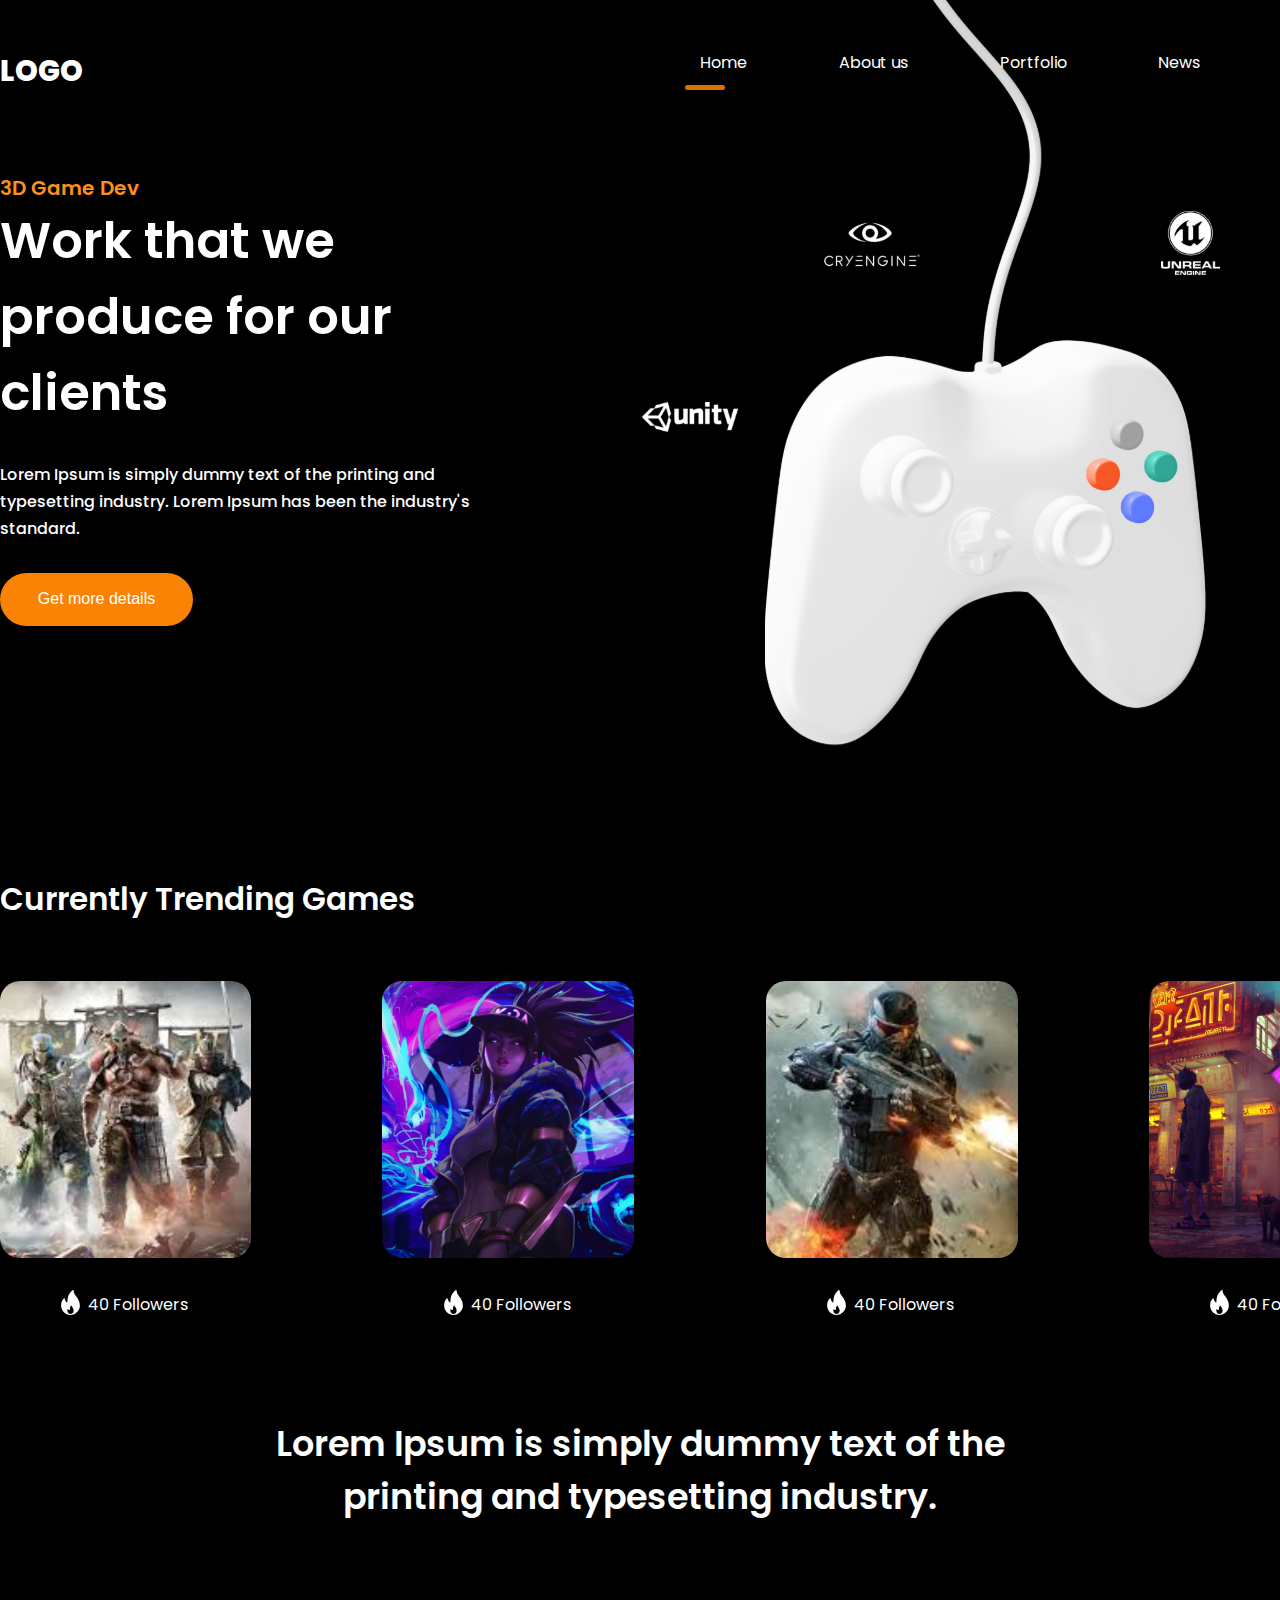
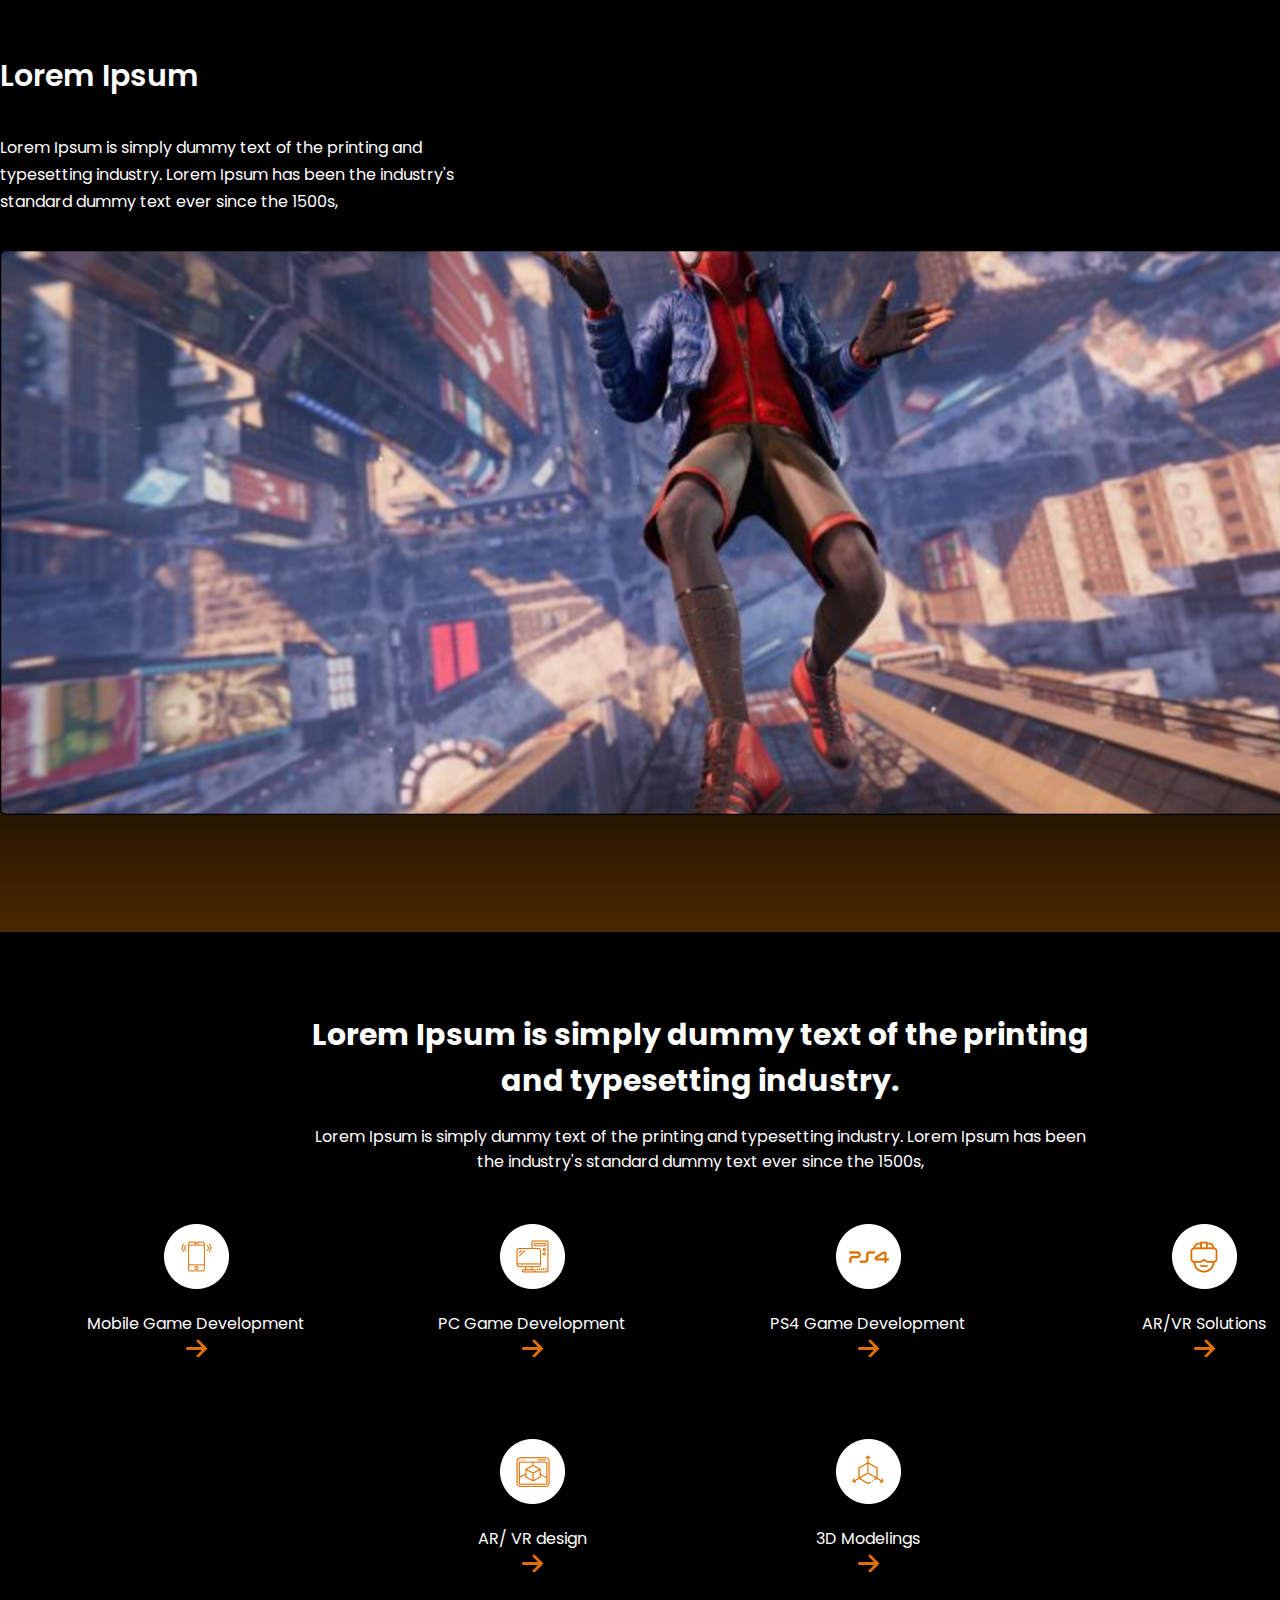
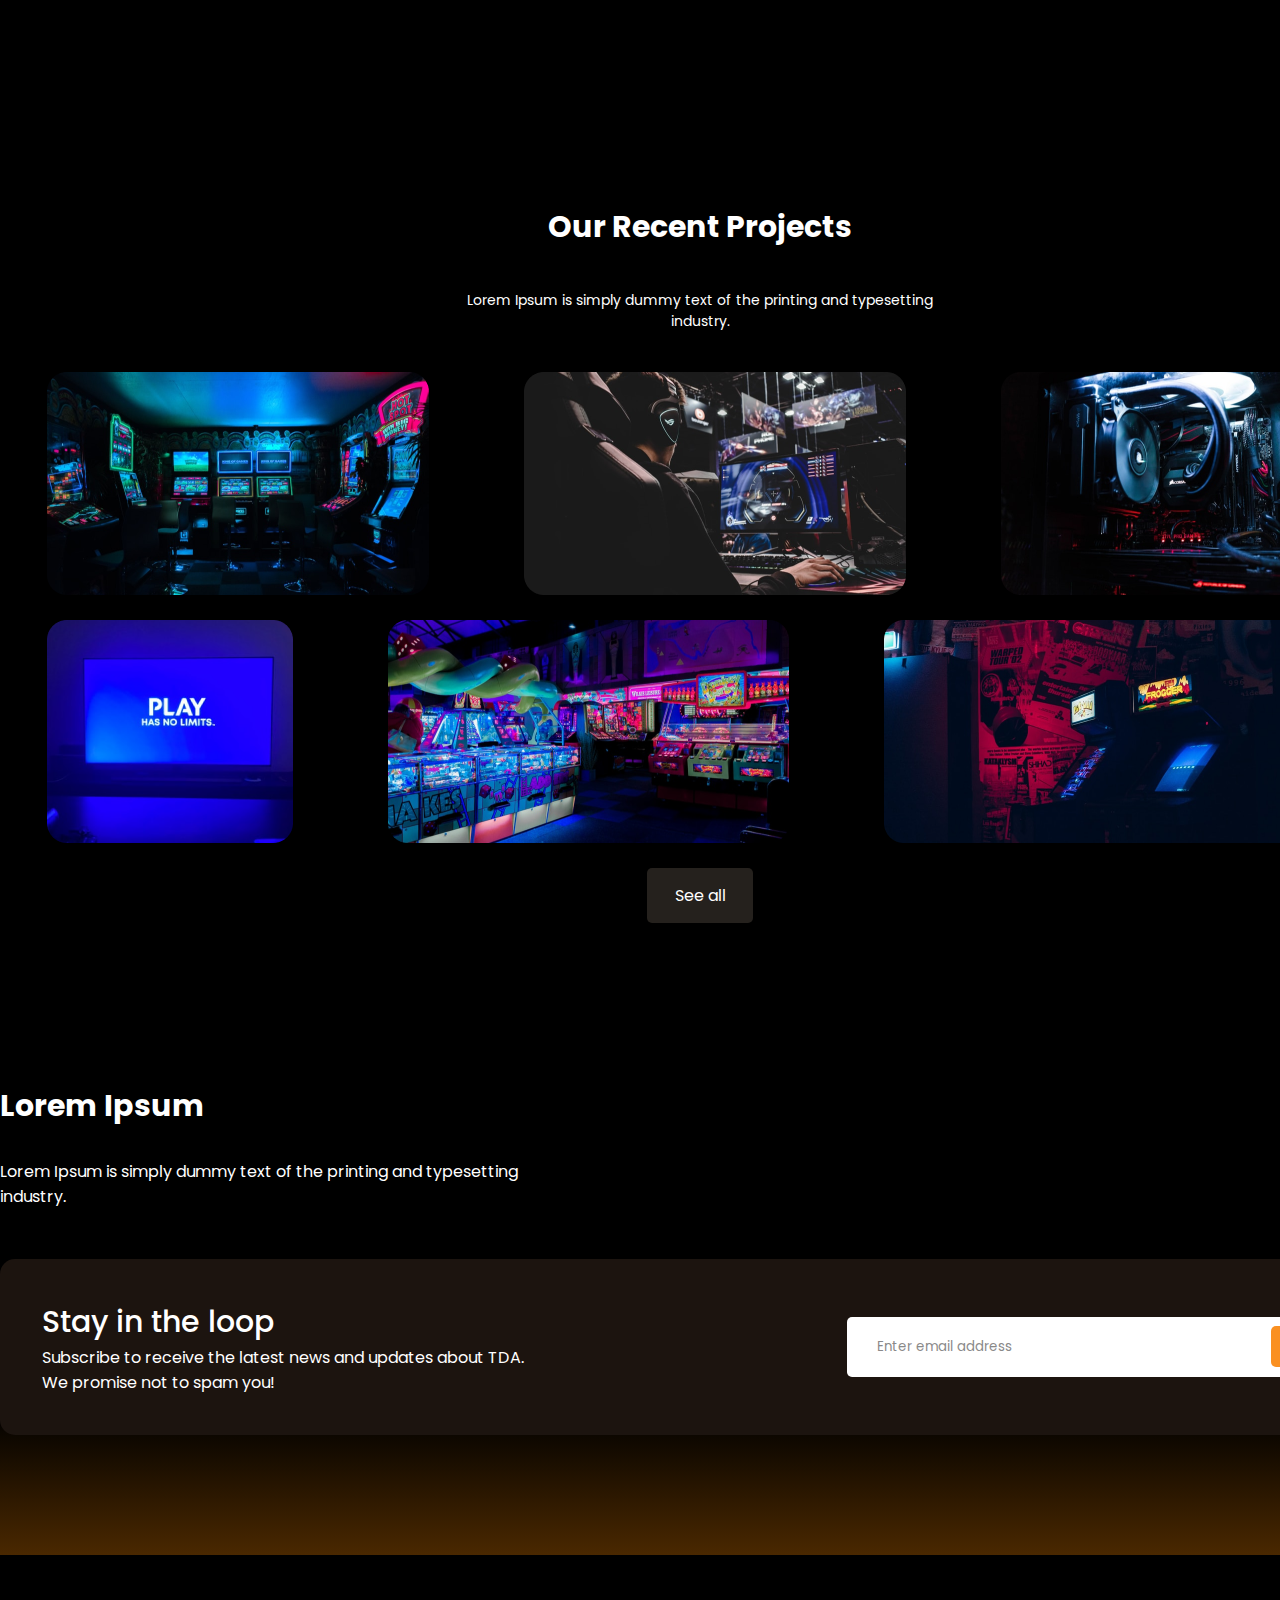
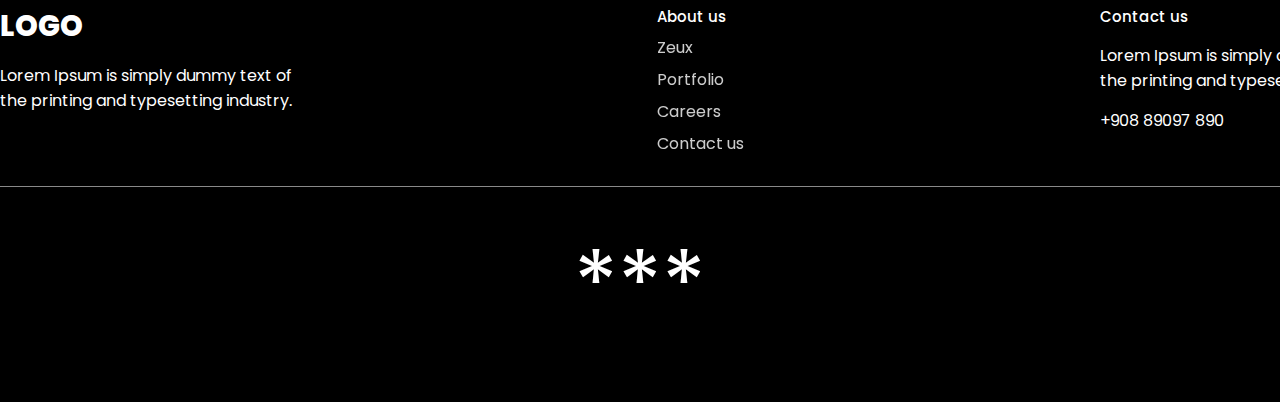
<file: index.html>
<!DOCTYPE html>
<html lang="en">
<head>
    <meta charset="UTF-8">
    <meta name="viewport" content="width=device-width, initial-scale=1.0">
    <title>Game WebSite</title>
    <link rel="stylesheet" href="main.css">
</head>
<body>
    <div class="wrapper">

    <header class="container">
        <span class="logo">
            logo
        </span>
        <nav>   
            <ul>
                <li class="active"> <a href="/index.html"> Home </a> </li>
                <li> <a href="/about.html"> About us </a>   </li>
                <li> <a href="#"> Portfolio </a>   </li>
                <li> <a href="#"> News </a>   </li>
                <li class="btn"> <a href="/contacts.html"> Contacts </a>   </li>
            </ul>
        </nav>
    </header>
    <div class="hero container">
        <div class="hero-info">
            <h2> 3D Game Dev </h2>
            <h1> Work that we produce for our clients</h1>
            <p>Lorem Ipsum is simply dummy text of the printing and typesetting industry. Lorem Ipsum has been the industry's standard.</p>
            <button class="btn">Get more details</button>
        </div>
        <img src="img/joystick.svg" alt="">
    </div>

    <div class="container tranding">
        <a href="#" class="see-all">See all</a>
        <h3>Currently Trending Games</h3>

        <div class="games">
            <div class="block">
                <img src="/img/game1.svg" alt="">
                <span><img src="/img/fire.svg" alt="">40 Followers</span>
            </div>
            <div class="block">
                <img src="/img/game2.svg" alt="">
                <span><img src="/img/fire.svg" alt="">40 Followers</span>
            </div>
            <div class="block">
                <img src="/img/game3.svg" alt="">
                <span><img src="/img/fire.svg" alt="">40 Followers</span>
            </div>
            <div class="block">
                <img src="/img/game4.svg" alt="">
                <span><img src="/img/fire.svg" alt="">40 Followers</span>
            </div>
        </div>
    </div>
    <div class="container big-text">
        <p>Lorem Ipsum is simply dummy text of the printing and typesetting industry.</p>
    </div>
    <div class="container banner">
        <h3>Lorem Ipsum</h3>
        <p>Lorem Ipsum is simply dummy text of the printing and typesetting industry. Lorem Ipsum has been the industry's standard dummy text ever since the 1500s,</p>
        <img src="img/spider.svg" alt="" class="spider">
    </div>
</div>
<div class="features">
    <div class="container">
        <h3>Lorem Ipsum is simply dummy text of the printing and typesetting industry.</h3>
        <p class="unwidth">Lorem Ipsum is simply dummy text of the printing and typesetting industry. Lorem Ipsum has been the industry's standard dummy text ever since the 1500s,</p>
        <div class="info">
            <div class="block">
                <img src="/img/feat1.png" alt="">
                <p>Mobile Game Development</p>
                <img src="img/arrow.png" alt="">
            </div>
            <div class="block">
                <img src="/img/feat2.png" alt="">
                <p>PC Game Development</p>
                <img src="img/arrow.png" alt="">
            </div>
            <div class="block">
                <img src="/img/feat3.png" alt="">
                <p> PS4 Game Development</p>
                <img src="img/arrow.png" alt="">
            </div>
            <div class="block">
                <img src="/img/feat4.png" alt="">
                <p>AR/VR Solutions</p>
                <img src="img/arrow.png" alt="">
            </div>
            <div class="block">
                <img src="/img/feat5.png" alt="">
                <p>AR/ VR design</p>
                <img src="img/arrow.png" alt="">
            </div>
            <div class="block">
                <img src="/img/feat6.png" alt="">
                <p>3D Modelings</p>
                <img src="img/arrow.png" alt="">
            </div>
        </div>
    </div>
</div>
<div class="wrapper">
    
    <div class="container projects">
        <h3>Our Recent Projects</h3>
        <p>Lorem Ipsum is simply dummy text of the printing and typesetting industry.</p>
        <div class="images">
            <img src="img/img1.png" alt="">
            <img src="img/img2.png" alt="">
            <img src="img/img3.png" alt="">
        </div>
        <div class="images">
            <img src="img/img4.png" alt="">
            <img src="img/img5.png" alt="">
            <img src="img/img6.png" alt="">
        </div>
        <a href="" class="see-all">See all</a>
    </div>
    <div class="container email">
        <h3>Lorem Ipsum</h3>
        <p class="emailp">Lorem Ipsum is simply dummy text of the printing and typesetting industry. </p>
        <div class="block">
            <div>
                <h4>Stay in the loop</h4>
                <p>Subscribe to receive the latest news and updates about TDA.
                    We promise not to spam you! </p>
            </div>
            <div>
                <input type="Email" id="emailField" placeholder="Enter email address">
                <button onclick="checkEmail()">Continue</button>
            </div>
        </div>
    </div>
</div>

<footer>
    <div class="blocks container">
        <div>
            <span class="logo">Logo</span>
            <p>Lorem Ipsum is simply dummy text of the printing and typesetting industry. </p>
        </div>
        <div>
            <h4>About us</h4>
            <ul>
                <li>Zeux</li>
                <li> Portfolio</li>
                    <li> Careers</li>
                        <li>Contact us</li>
            </ul>
        </div>
        <div>
            <h4>Contact us</h4>
            <p>Lorem Ipsum is simply dummy text of the printing and typesetting industry. </p>
            <p>+908 89097 890</p>
        </div>
    </div>
    <hr>
    <p>***</p>
</footer>

<script>
    function checkEmail() {
        let email = document.querySelector('#emailField').value;
        if(!email.includes('@')) alert('Нет символа @');
        else if (!email.includes('.')) alert('Нет символа .')
        else alert ('Всё отлично.')
    }
</script>
</body>
</html>
</file>
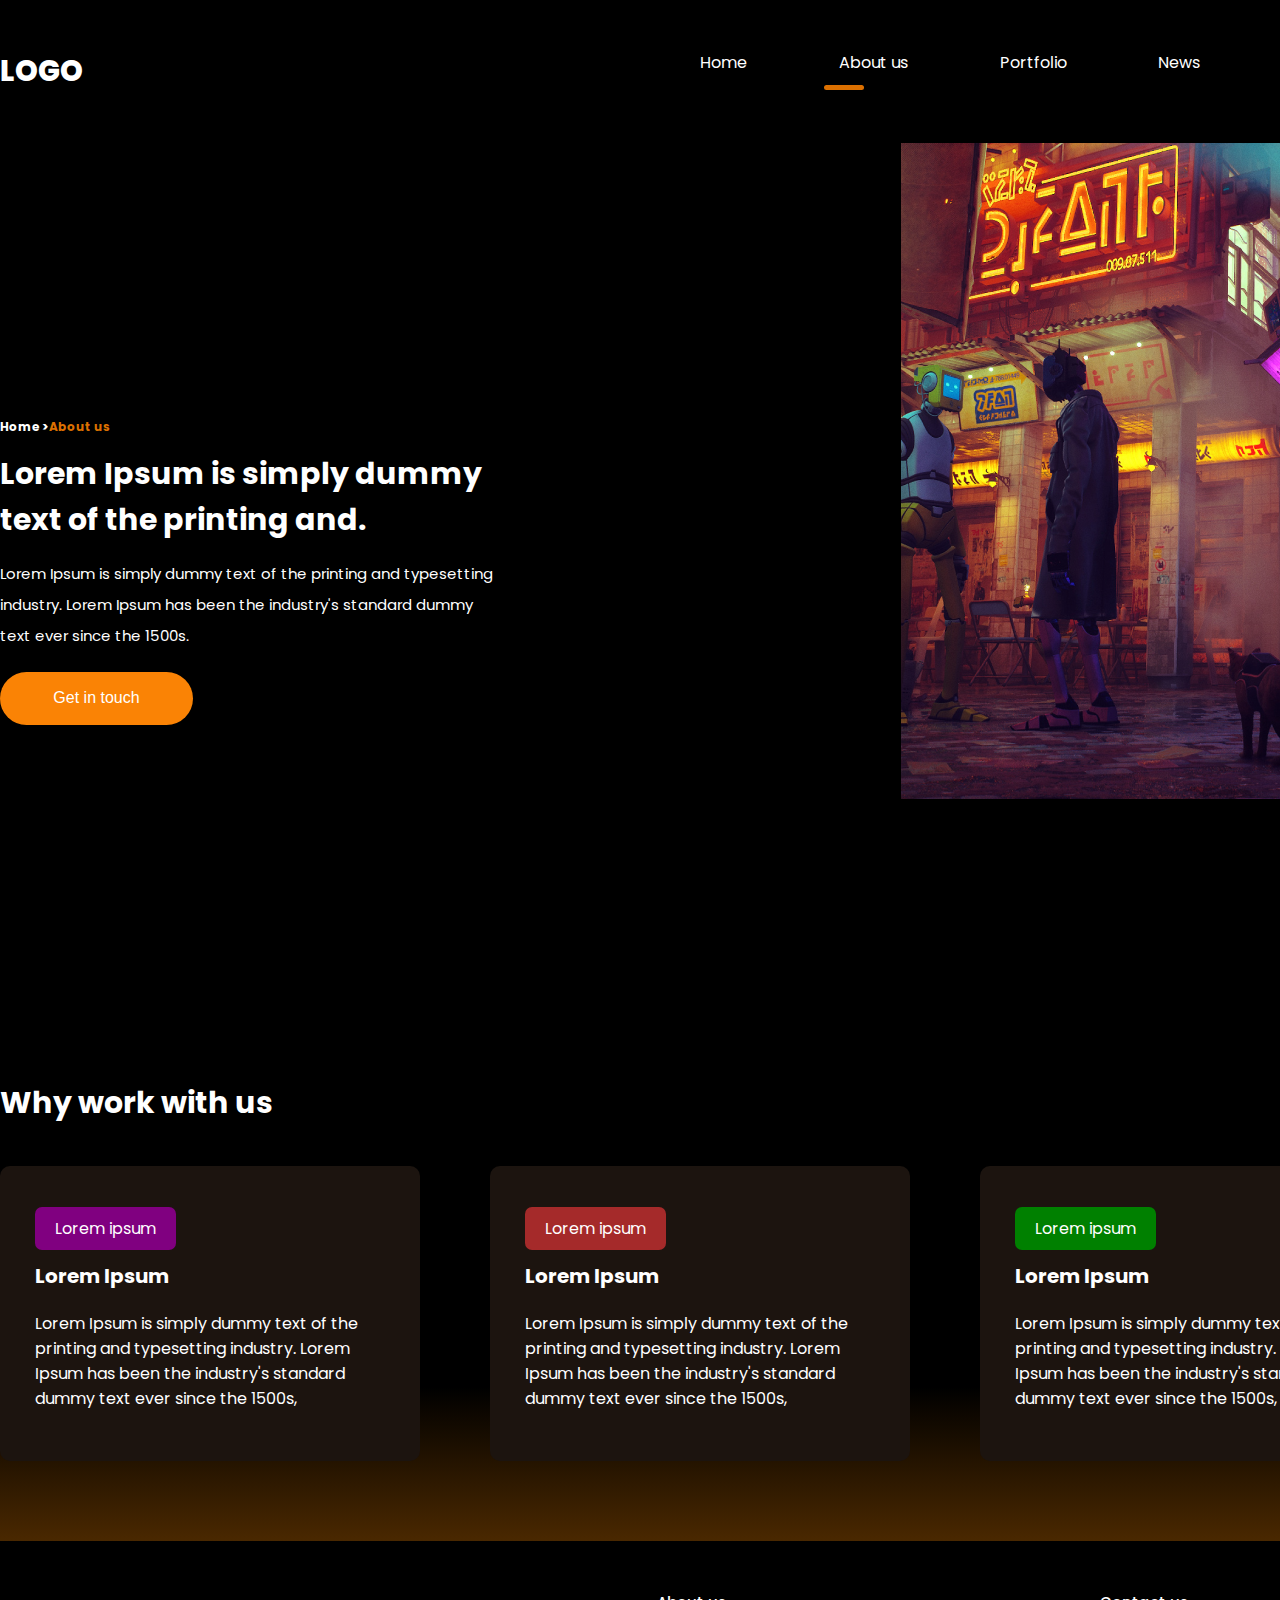
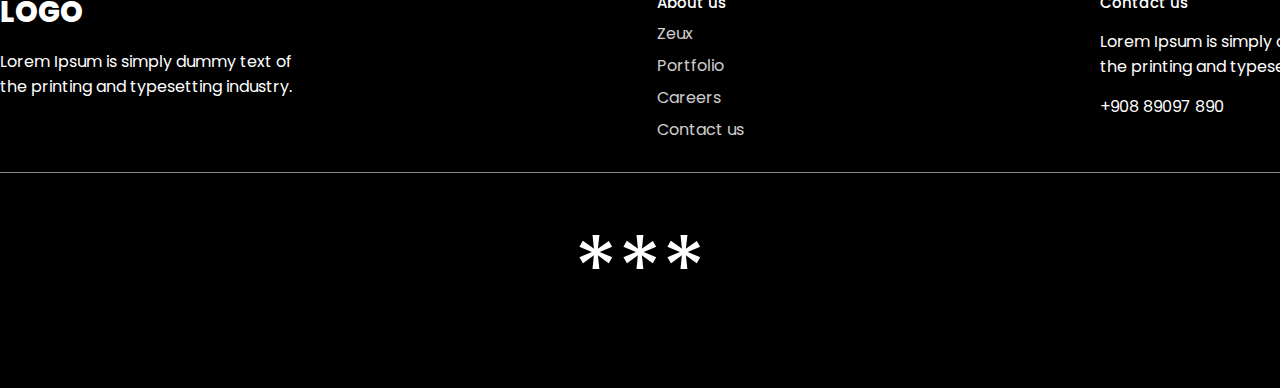
<file: about.html>
<!DOCTYPE html>
<html lang="en">
<head>
    <meta charset="UTF-8">
    <meta name="viewport" content="width=device-width, initial-scale=1.0">
    <title>Game WebSite</title>
    <link rel="stylesheet" href="main.css">
</head>
<body>
    <div class="wrapper">

    <header class="container">
        <span class="logo">
            logo
        </span>
        <nav>   
            <ul>
                <li> <a href="/index.html"> Home </a> </li>
                <li class="active"> <a href="/about.html"> About us </a>   </li>
                <li> <a href="#"> Portfolio </a>   </li>
                <li> <a href="#"> News </a>   </li>
                <li class="btn"> <a href="/contacts.html"> Contacts </a>   </li>
            </ul>
        </nav>
    </header>
    <div class="hero-about container">
        <div class="info">
            <div class="card">
            <div>
                <h4>Home</h4>
            </div>
            <div>
                <h4> > </h4>
            </div>
            <div class="about">
                <h4>About us</h4>
            </div>
        </div>
            <h1>Lorem Ipsum is simply dummy text of the printing and.</h1>
            <p>Lorem Ipsum is simply dummy text of the printing and typesetting industry. Lorem Ipsum has been the industry's standard dummy text ever since the 1500s.</p>
            <button class="btn">Get in touch</button>
        </div>
        <img src="/img/robot.png" alt="">
    </div>
    <div class="container work">
        <h2>Why work with us</h2>
        <div class="blocks">
            <div class="block">
                <span class="badge purple">Lorem ipsum</span>
                <h3>Lorem Ipsum</h3>
                <p>Lorem Ipsum is simply dummy text of the printing and typesetting industry. Lorem Ipsum has been the industry's standard dummy text ever since the 1500s,</p>
            </div>
            <div class="block">
                <span class="badge brown">Lorem ipsum</span>
                <h3>Lorem Ipsum</h3>
                <p>Lorem Ipsum is simply dummy text of the printing and typesetting industry. Lorem Ipsum has been the industry's standard dummy text ever since the 1500s,</p>
            </div>
            <div class="block">
                <span class="badge green">Lorem ipsum</span>
                <h3>Lorem Ipsum</h3>
                <p>Lorem Ipsum is simply dummy text of the printing and typesetting industry. Lorem Ipsum has been the industry's standard dummy text ever since the 1500s,</p>
            </div>
        </div>
    </div>
</div>

<footer>
    <div class="blocks container">
        <div>
            <span class="logo">Logo</span>
            <p>Lorem Ipsum is simply dummy text of the printing and typesetting industry. </p>
        </div>
        <div>
            <h4>About us</h4>
            <ul>
                <li>Zeux</li>
                <li> Portfolio</li>
                    <li> Careers</li>
                        <li>Contact us</li>
            </ul>
        </div>
        <div>
            <h4>Contact us</h4>
            <p>Lorem Ipsum is simply dummy text of the printing and typesetting industry. </p>
            <p>+908 89097 890</p>
        </div>
    </div>
    <hr>
    <p>***</p>
</footer>
</body>
</html>
</file>
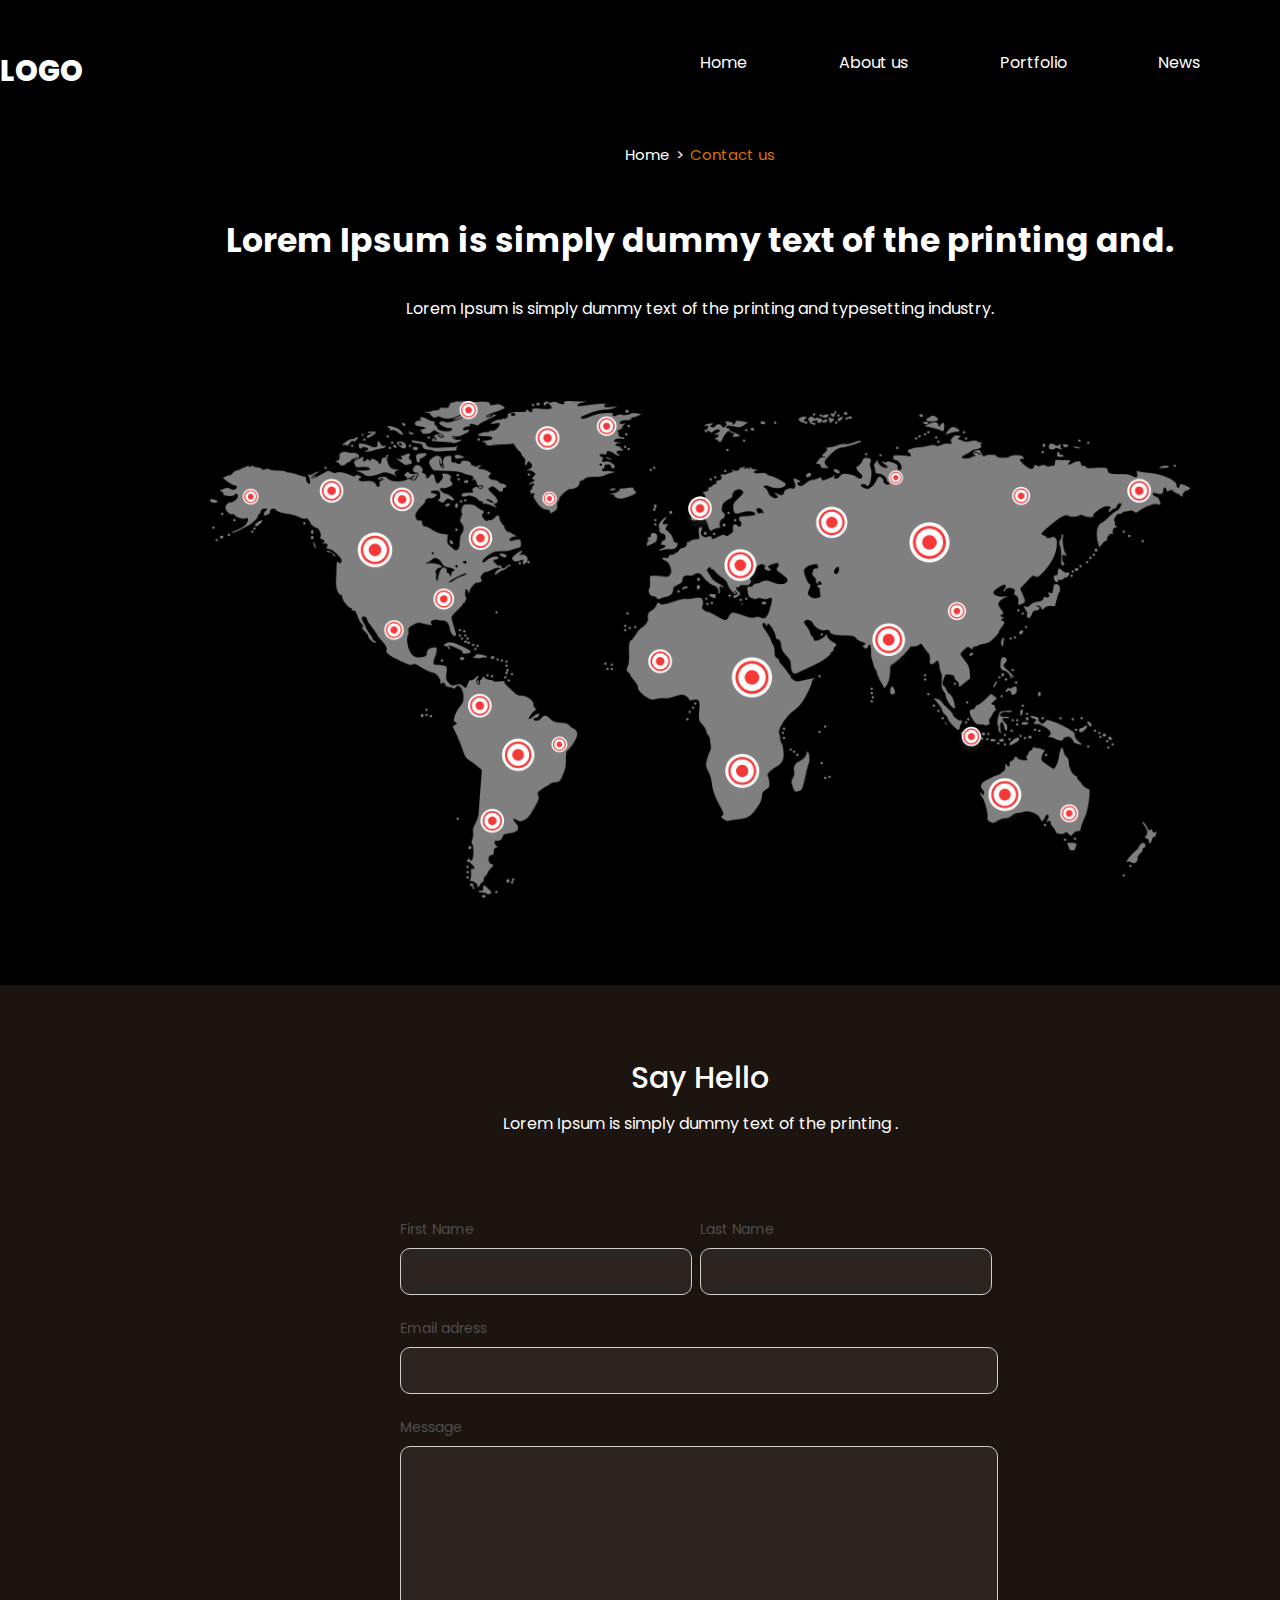
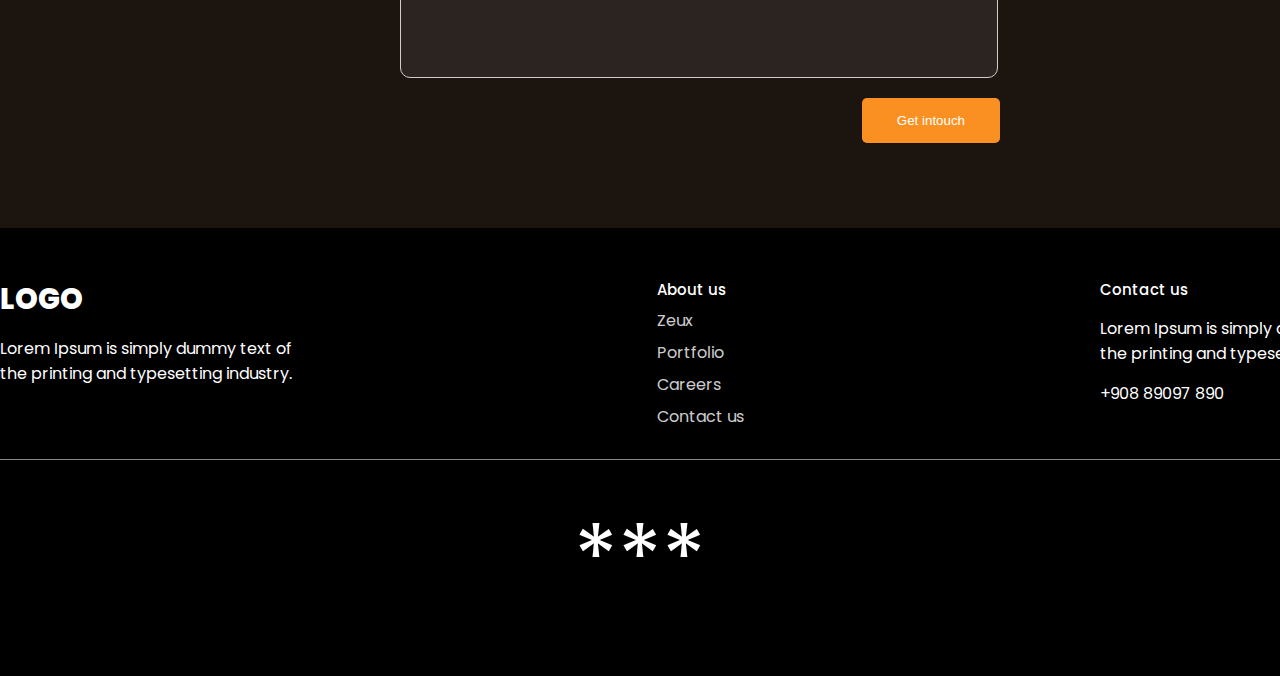
<file: contacts.html>
<!DOCTYPE html>
<html lang="en">
<head>
    <meta charset="UTF-8">
    <meta name="viewport" content="width=device-width, initial-scale=1.0">
    <title>Game WebSite</title>
    <link rel="stylesheet" href="main.css">
</head>
<body>
    <header class="container">
        <span class="logo">
            logo
        </span>
        <nav>   
            <ul>
                <li> <a href="/index.html"> Home </a> </li>
                <li> <a href="/about.html"> About us </a>   </li>
                <li> <a href="#"> Portfolio </a>   </li>
                <li> <a href="#"> News </a>   </li>
                <li class="btn"> <a href="/contacts.html"> Contacts </a>   </li>
            </ul>
        </nav>
    </header>

<div class="container hero-contacts">
    <div class="card">
        <div>
            <h4>Home</h4>
        </div>
        <div>
            <h4> > </h4>
        </div>
        <div class="Contact">
            <h4>Contact us</h4>
        </div>
    </div>
        <h1>Lorem Ipsum is simply dummy text of the printing and.</h1>
            <p>Lorem Ipsum is simply dummy text of the printing and typesetting industry.</p>
            <img src="/img/map.png" alt="">
</div>

<div class="feedback">
    <div class="container">
        <h2>Say Hello</h2>
        <p>Lorem Ipsum is simply dummy text of the printing .</p>
        <form>
            <div class="inline">
                <div>
                <label>First Name</label>
                <input type="text">
            </div> 
            <div>
                <label>Last Name</label>
                <input type="text">
            </div>   
            </div>
            <label>Email adress</label>
            <input type="Email" class="one-line">

            <label> Message </label>
            <textarea class="one-line"></textarea>

            <button type="button">Get intouch</button>

        </form>
    </div>
</div>

<footer>
    <div class="blocks container">
        <div>
            <span class="logo">Logo</span>
            <p>Lorem Ipsum is simply dummy text of the printing and typesetting industry. </p>
        </div>
        <div>
            <h4>About us</h4>
            <ul>
                <li>Zeux</li>
                <li> Portfolio</li>
                    <li> Careers</li>
                        <li>Contact us</li>
            </ul>
        </div>
        <div>
            <h4>Contact us</h4>
            <p>Lorem Ipsum is simply dummy text of the printing and typesetting industry. </p>
            <p>+908 89097 890</p>
        </div>
    </div>
    <hr>
    <p>***</p>
</footer>
</body>
</html>
</file>
<file: main.css>
@import url('https://fonts.googleapis.com/css2?family=Poppins:wght@400;500;700;800&display=swap');

* {
    margin: 0;
    padding: 0;
}

body {
    font-family: "Poppins", sans-serif;
    font-weight: 400; 
    color: white;  
    background: #000;
}

a {
    text-decoration: none;
}

img {
    max-width: 100%;
}

.wrapper {
    background: linear-gradient(180deg, rgba(0,0,0,1) 90%, rgba(74,40,0,1) 100%);
    overflow-x: hidden;
    width: 100%;
}

.container {
    width: 1400px;
    margin: 0 auto;
}

header {
    padding: 50px 0;
}

header .logo {
    text-transform: uppercase;
    font-size: 29px;
    font-weight: 800;
}

header nav{
    float: right;
    width: 50%;
}

header nav ul{
    list-style: none;
    display: flex;
    justify-content: space-between;
    z-index: 2;
    position: relative;
}

header nav ul li{
    display: inline-block;
}

header nav ul li a{
    color: #fff;
}

header nav ul li:not(.active):not(.btn) a:hover{
    border-bottom: 5px solid;
    border-color: #DC7000;
}

header nav ul li.btn a , .email .block button{
    background: #FA9021;
    border-radius: 5px;
    padding: 9px 17px;
    transition: all 500ms ease;

}

header nav ul li.btn a:hover , .email .block button:hover{
    background-color: #860e06;
}

header nav ul li.active::after{
    display: block;
    content: "";
    width: 40px;
    height: 5px;
    background:#DC7000 ;
    border-radius: 10px;
    position: relative;
    top: 10px;
    left: -15px;
}

.hero{
    padding-bottom: 100px;
    position: relative;
    z-index: 1;
}

.hero-info{
    width: 530px;
    padding-top: 30px;
}

.hero-info h2{
    font-size: 20px;
    font-weight: 600;
    color:#FA9021;

}

.hero-info h1{
    font-size: 50px;
    font-weight: 600;
     
}

.hero-info p{
    font-weight: 500;
    line-height: 170%;
    margin-top: 30px;
    margin-bottom: 30px;
    font-size: 16px;
}

.hero-info .btn{
    background: #FA8305;
    border-radius: 40px;
    width: 193px;
    height: 53px;
    font-weight: 500;
    font-size: 16px;
    color:#fff; 
    border: 0;
    transition: all 500ms ease;
}

.hero-info .btn:hover{
    cursor: pointer;
    transform: scale(1.1);
}

.hero img{
    position: absolute;
    top: -150px;
    right: -33px;
}



/*Секция с играми*/

.tranding{
    padding-top: 150px;
}

.tranding h3{
    font-size: 31px;
    font-weight: 600;
}

.tranding .see-all{
    color: #fff;
    border-radius: 5px;
    background-color: #25211D;
    padding: 15px 23px;
    float: right;
    display: block;
    transition: all 500ms ease;
}

.tranding .see-all:hover{
    transform: scale(1.1);
}

.tranding .games{
    display: flex;
    justify-content: space-between;
    width: 100%;
    padding: 50px 0;
}

.tranding .games span{
    display: block;
    margin-top: 20px;
    text-align: center;
}

.tranding .games span img{
    position: relative;
    top: 5px;
    right: 5px;
}

.big-text{
    padding: 50px 0;
    color: #fff;
    font-size: 35px;
    font-weight: 600;
    width: 800px;
    text-align: center;
}

.banner p{
    padding: 35px 0;
    width: 500px;
    font-size: 16px;
    font-weight: 400;
    line-height: 170%;
}
.banner{
    padding: 80px 0;
}

.banner h3{
    color: #fff;
    font-size: 30px;
    font-weight: 600;
}

.banner img{
    width: 100%;
    margin-bottom: 30px;
}

/*Блок с изображением на фоне*/

.features{
    background: url('/img/big.png') no-repeat center center fixed; 
    background-size: cover;
    padding: 80px 0;
    
}

.features h3, .features .unwidth{
    width: 800px;
    margin-bottom: 20px;
    text-align: center;
    margin-left: auto;
    margin-right: auto;
}

.features h3{
    font-size: 30px;
}

.features .info{
    display: flex;
    justify-content: center;
    flex-wrap: wrap;
}

.features .info .block{
    text-align: center;
    width: 20%;
    margin: 30px 2%;
}

.features .info .block img{
    margin-bottom: 15px;
}

.projects{
    padding: 100px 0;
}

.projects h3{
    font-size: 30px;
    font-weight: bold;
    text-align: center;
}

.projects p{
    font-size: 14px;
    font-weight: 400;
    margin: 40px 0;
    text-align: center;
    width: 500px;
    margin-left: auto;
    margin-right: auto;
}

.projects .images{
    display: flex;
    justify-content: space-around;
    margin-bottom: 25px;
}

.projects .see-all{
    color: #fff;
    border-radius: 5px;
    background-color: #25211D;
    padding: 15px 23px;
    float: none;
    display: block;
    transition: all 500ms ease;
    width: 60px;
    text-align: center;
    margin-left: auto;
    margin-right: auto;

}

.projects .see-all:hover{
    transform: scale(1.1);
}

/*Нижняя часть с почтой*/

.email{
    padding-bottom: 120px;
}

.email h3{
    margin-top: 60px;
    font-size: 30px;
}

.emailp{
    margin: 30px 0;
    width: 535px;
    font-size: 16px;
    font-weight:400;
}

.email .block{
    background: #1C140F;
    margin-top: 50px;
    border-radius: 15px;
    padding: 40px 3%;
    width: 94%;
    display: flex;
    justify-content: space-between;
    align-items: center;
}

.email .block h4{
    font-size: 30px;
    font-weight: 500;
}

.email .block p{
    width: 500px;
}

.email .block input{
    background: #fff;
    outline: none;
    border: 0;
    border-radius: 5px;
    width: 380px;
    font-family: "Poppins", sans-serif;
    font-weight: 400; 
    padding: 20px 30px;
    position: relative;
    right: -110px;
    z-index: 1;
    padding-right: 120px;
}

.email .block input::placeholder{
    color: #898989;
}

.email .block button{
    cursor: pointer;
    border: none;
    padding: 13px 17px;
    position: relative;
    z-index: 2;
    color: #fff;
}

/*About us*/

.hero-about{
    position: relative;
}

.hero-about img{
    position: absolute;
    right: -240px;
    top: 0;
}

.hero-about .info{
    width: 500px;
    padding: 275px 0 ;
}

.hero-about .info .card{
    padding-bottom: 15px;
    width: 110px;
    display: flex;
    justify-content: space-between;
}

.hero-about .info .card .about h4{
    color: #DC7000;
}

.hero-about .info .card h4{
    font-size: 12px;
}

.hero-about .info h1{
    margin-bottom: 15px;
    font-size: 30px;
}

.hero-about .btn{
    background: #FA8305;
    border-radius: 40px;
    width: 193px;
    height: 53px;
    font-weight: 500;
    font-size: 16px;
    color:#fff; 
    border: 0;
    transition: all 500ms ease;
    margin-top: 20px;
}

.hero-about .btn:hover{
    cursor: pointer;
    transform: scale(1.1);
}

.hero-about .info p{
    line-height: 208%;
    font-size: 15px;
    font-weight: 400;
}

.work{
    padding: 80px 0;
}

.work h2{
    font-size: 30px;
    margin-bottom: 40px;
}

.work .blocks{
    display: flex;
    justify-content: space-between;
}

.work .blocks .block{
    width: 25%;
    border-radius: 10px;
    background: #1C140F;
    padding: 50px 35px;
}

.work .blocks .block h3{
    font-size: 20px;
    margin: 20px 0;
}

.work .blocks .block .badge{
    border-radius: 7px;
    padding: 10px 20px;
}

.work .blocks .block .badge.purple{
    background: purple;
}

.work .blocks .block .badge.brown{
    background: brown;
}

.work .blocks .block .badge.green{
    background: green;
}

/*Contact*/

.hero-contacts h1{
    text-align: center;
    margin-top: 50px;
    margin-bottom: 30px;
    font-size: 33px;
}

.hero-contacts p{
    text-align: center;
}

.hero-contacts img{
    width: 70%;
    margin: 80px 15%;
}

.hero-contacts .card {
    text-align: center;
    display: flex;
    justify-content: space-between;
    width: 150px;
    margin-left: auto;
    margin-right: auto;
}

.hero-contacts .card h4{
    font-size: 15px;
    font-weight: 400;
}

.hero-contacts .card .Contact h4{
    color: #DC7000;
}

.feedback{
    padding: 70px 0;
    background:#1C140F;
}

.feedback h2{
    text-align: center;
    font-weight: 500;
    font-size: 30px;
}

.feedback p{
    text-align: center;
    margin-top: 10px;
}

.feedback form{
    margin: 80px auto;
    width: 600px;
}

.feedback form .inline {
    display: flex;
    justify-content: space-between;
}

.feedback form .inline > div{
    width: 50%;
}

.feedback form label{
    color: #4F4F4F;
    font-size: 14px;
}

.feedback form input{
    background: #2c2420;
    border-radius: 10px;
    border: 0.6px solid #CECECE;
    display: block;
    width: 90%;
    padding: 15px 10px;
    outline: none;
    margin-top: 7px;
    margin-bottom: 20px;
}

.feedback form textarea{
    background: #2c2420;
    border-radius: 10px;
    border: 0.6px solid #CECECE;
    display: block;
    width: 90%;
    padding: 15px 10px;
    outline: none;
    margin-top: 7px;
    margin-bottom: 20px;
}

.feedback form .one-line{
    width: 96%;
}

.feedback form textarea{
    resize: none;
    height: 200px;
}

.feedback form button{
    background: #FA9021;
    border-radius: 5px;
    border: none;
    float: right;
    cursor: pointer;
    color: #fff;
    padding: 15px 35px;
    transition: all 500ms ease;
}

.feedback form button:hover{
    background: #860e06;
    color: #000;
}

/*Footer*/

footer{
    background: #000;
    padding: 50px 0;
}

footer .blocks{
    display: flex;
    justify-content: space-between
}

footer .logo{
    text-transform: uppercase;
    font-size: 29px;
    font-weight: 800;
}

footer .blocks p{
    width: 300px;
    margin: 15px 0;
}

footer .blocks h4{
    font-weight: 500;
    font-size: 15px;
}

footer .blocks ul{
    list-style: none;
}

footer .blocks ul li{
    margin-top: 7px;
    opacity: 0.8;
}

footer hr{
    margin: 30px 0;
    border: 0;
    height: 0.6px;
    background: #898989;
}

footer > p{
    text-align: center;
    font-size: 90px;
}
</file>
